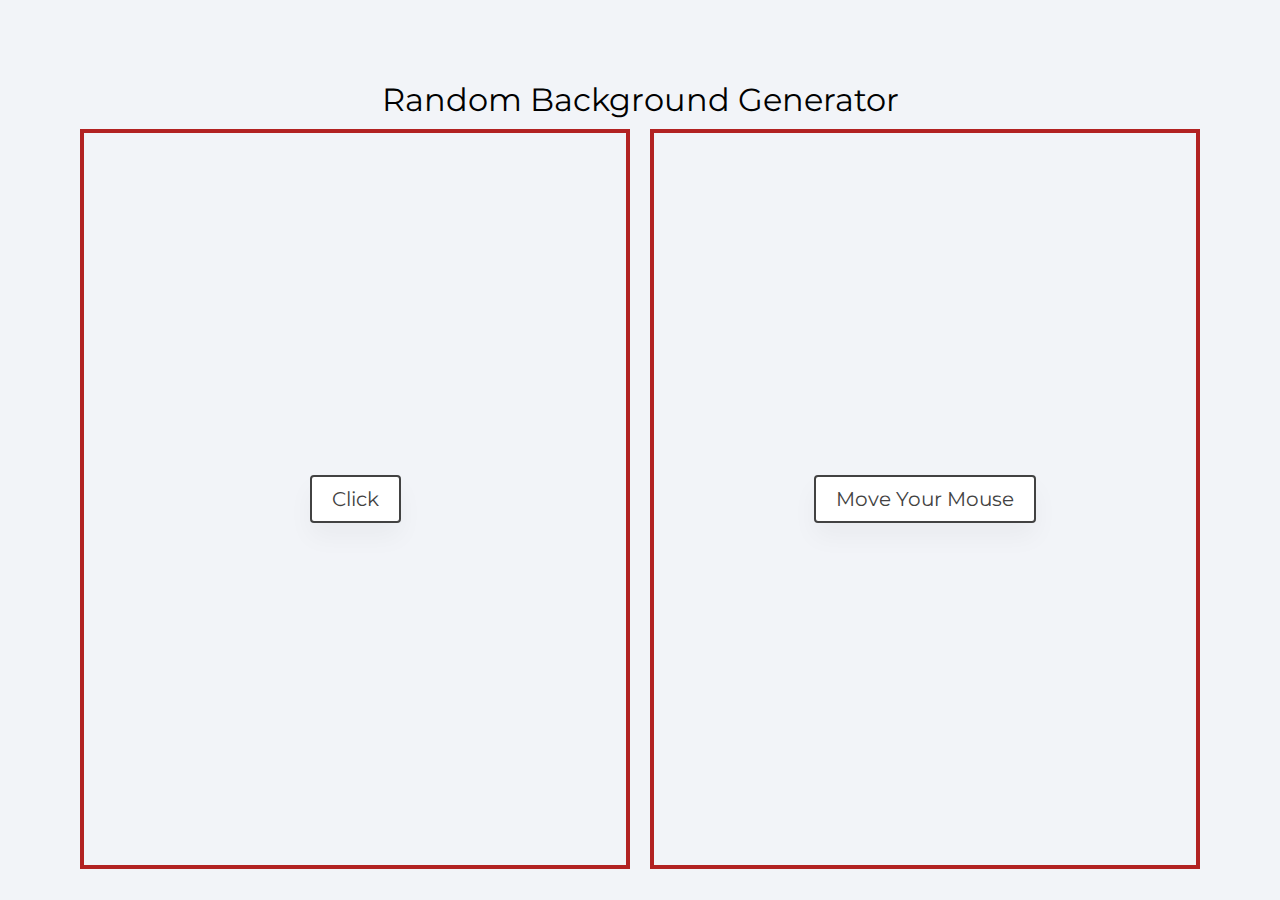
<file: block-BJaaek/code/index.html>
<!DOCTYPE html>
<html lang="en">
  <head>
    <meta charset="UTF-8" />
    <meta name="viewport" content="width=device-width, initial-scale=1.0" />
    <title>
      Random Background Generator
    </title>
    <link
      href="https://fonts.googleapis.com/css2?family=Montserrat:wght@200;400&display=swap"
      rel="stylesheet"
    />
    <link rel="stylesheet" href="style.css" />
  </head>
  <body>
    <div class="container">
      <h1>Random Background Generator</h1>
      <div class="boxes">
        <div class="box first">
          <div class="text">
            <p class="banner">
              Click
            </p>
          </div>
        </div>
        <div class="box second">
          <div class="text">
            <p class="banner">
              Move Your Mouse
            </p>
          </div>
        </div>
      </div>
    </div>
    <script src="./script.js"></script>
  </body>
</html>
</file>
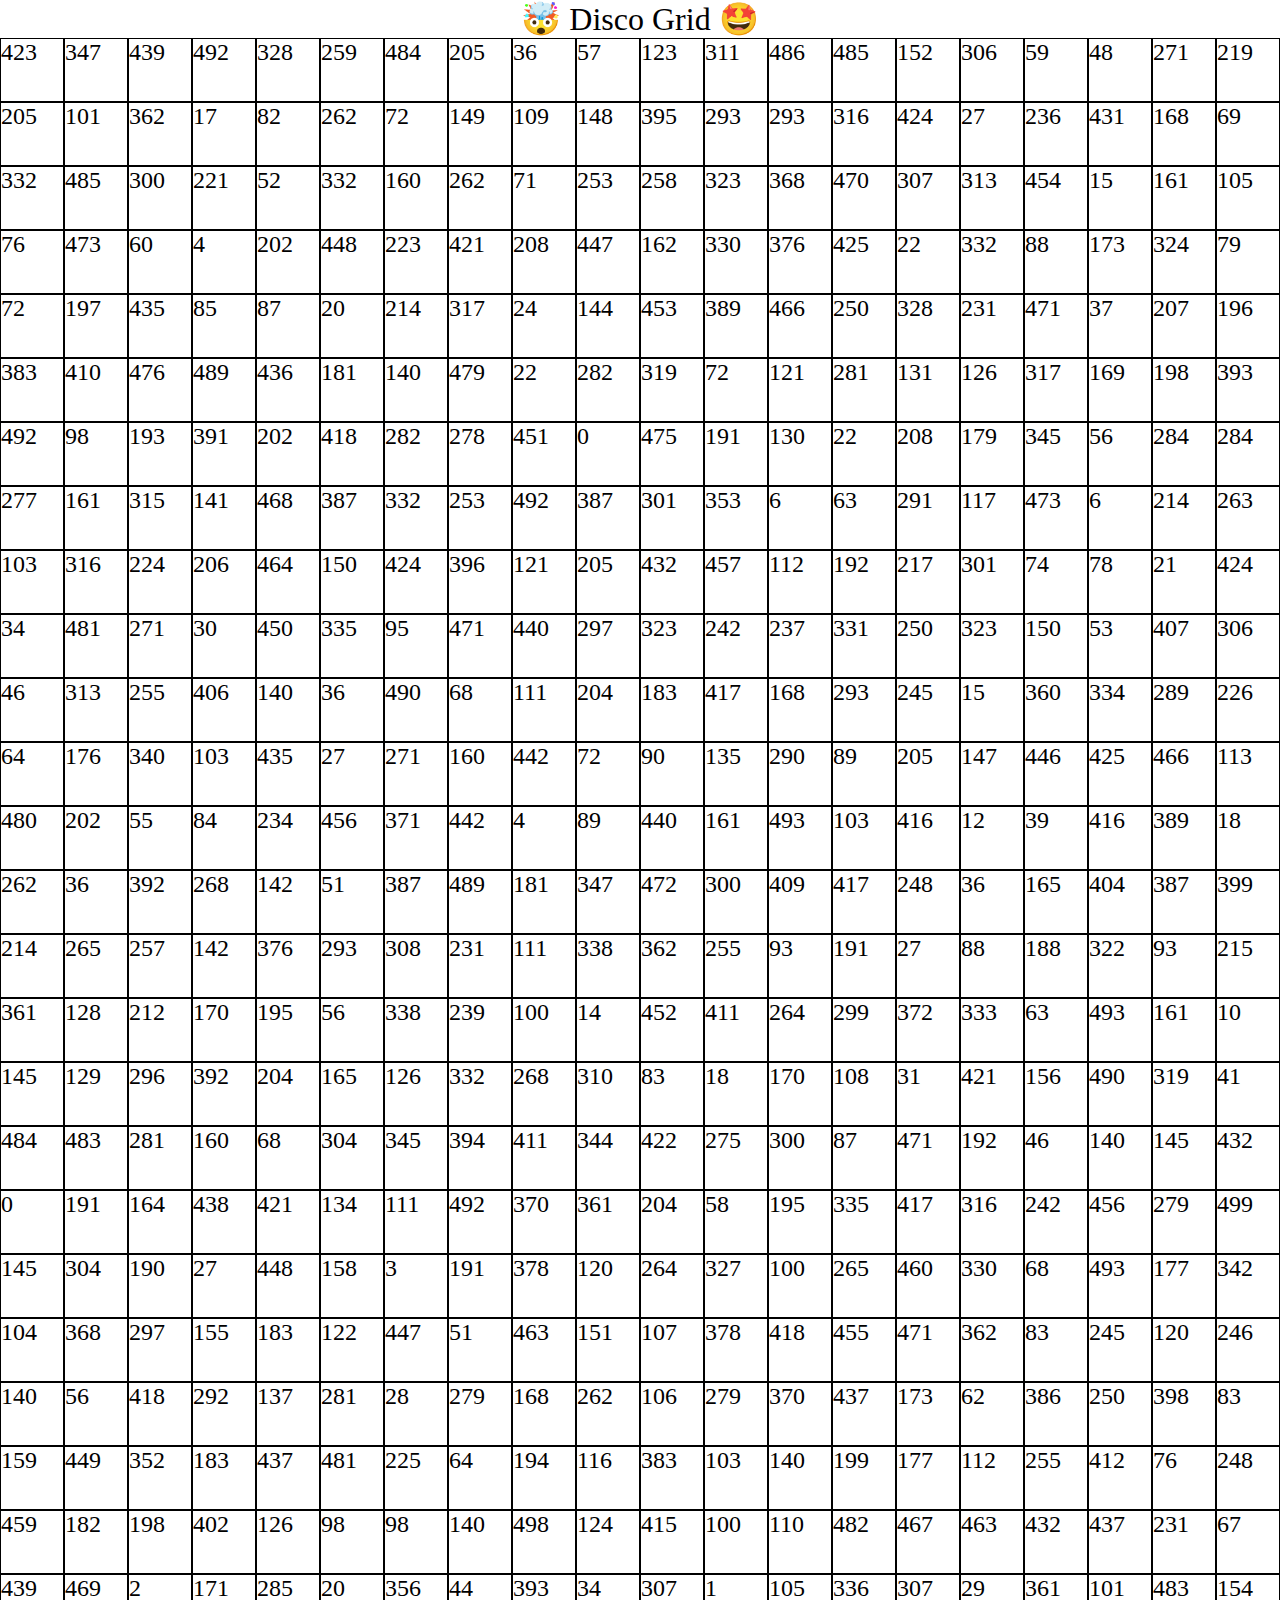
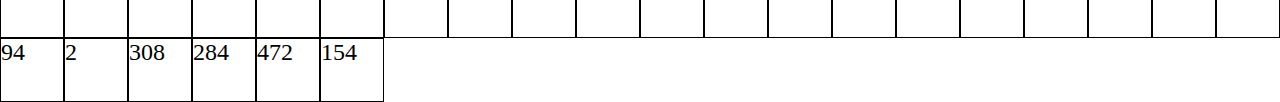
<file: block-BJaael/code/index.html>
<!DOCTYPE html>
<html lang="en">
  <head>
    <meta charset="UTF-8" />
    <meta name="viewport" content="width=device-width, initial-scale=1.0" />
    <title>🤯 Disco Grid 🤩</title>
    <link
      href="https://fonts.googleapis.com/css2?family=Montserrat:wght@200;400&display=swap"
      rel="stylesheet"
    />
    <link rel="stylesheet" href="style.css" />
  </head>
  <body>
    <h1 class="heading">🤯 Disco Grid 🤩</h1>

    <script src="./script.js"></script>
  </body>
</html>
</file>
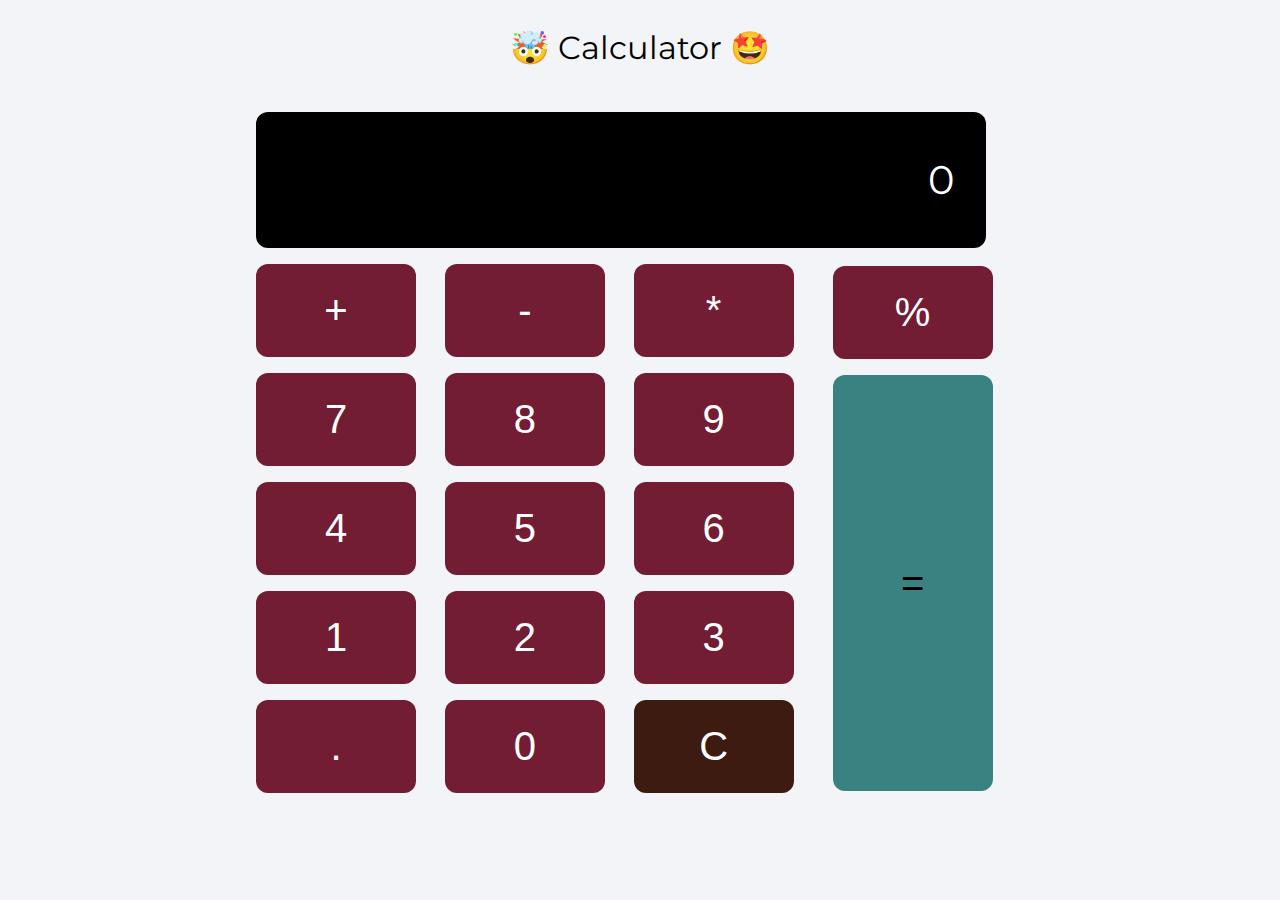
<file: block-BJaaeo/code/index.html>
<!DOCTYPE html>
<html lang="en">
  <head>
    <meta charset="UTF-8" />
    <meta name="viewport" content="width=device-width, initial-scale=1.0" />
    <title>Calculator</title>
    <link
      href="https://fonts.googleapis.com/css2?family=Montserrat:wght@200;400&display=swap"
      rel="stylesheet"
    />
    <link rel="stylesheet" href="style.css" />
  </head>
  <body>
    <h1>🤯 Calculator 🤩</h1>

    <div class="outer-box flex">

      <div class="input">
        <h2>0</h2>
      </div>

      <div class="left-box">
        <ul class="flex">
          <li>
            <button class="btn">+</button>
          </li>
          <li>
            <button class="btn">-</button>
          </li>
          <li>
            <button class="btn">*</button>
          </li>
          <li>
            <button class="btn">7</button>
          </li>
          <li>
            <button class="btn">8</button>
          </li>
          <li>
            <button class="btn">9</button>
          </li>
          <li>
            <button class="btn">4</button>
          </li>
          <li>
            <button class="btn">5</button>
          </li>
          <li>
            <button class="btn">6</button>
          </li>
          <li>
            <button class="btn">1</button>
          </li>
          <li>
            <button class="btn">2</button>
          </li>
          <li>
            <button class="btn">3</button>
          </li>
          <li>
            <button class="btn">.</button>
          </li>
          <li>
            <button class="btn">0</button>
          </li>
          <li>
            <button class="btn clear-btn">C</button>
          </li>
        </ul>
      </div>

      <div class="right-box">
        <ul>
          <li>
            <button class="btn">%</button>
          </li>
          <li>
            <button class="btn btn-equal">=</button>
          </li>
        </ul>
      </div>

    </div>
    
    <script src="./script.js"></script>
  </body>
</html>
</file>
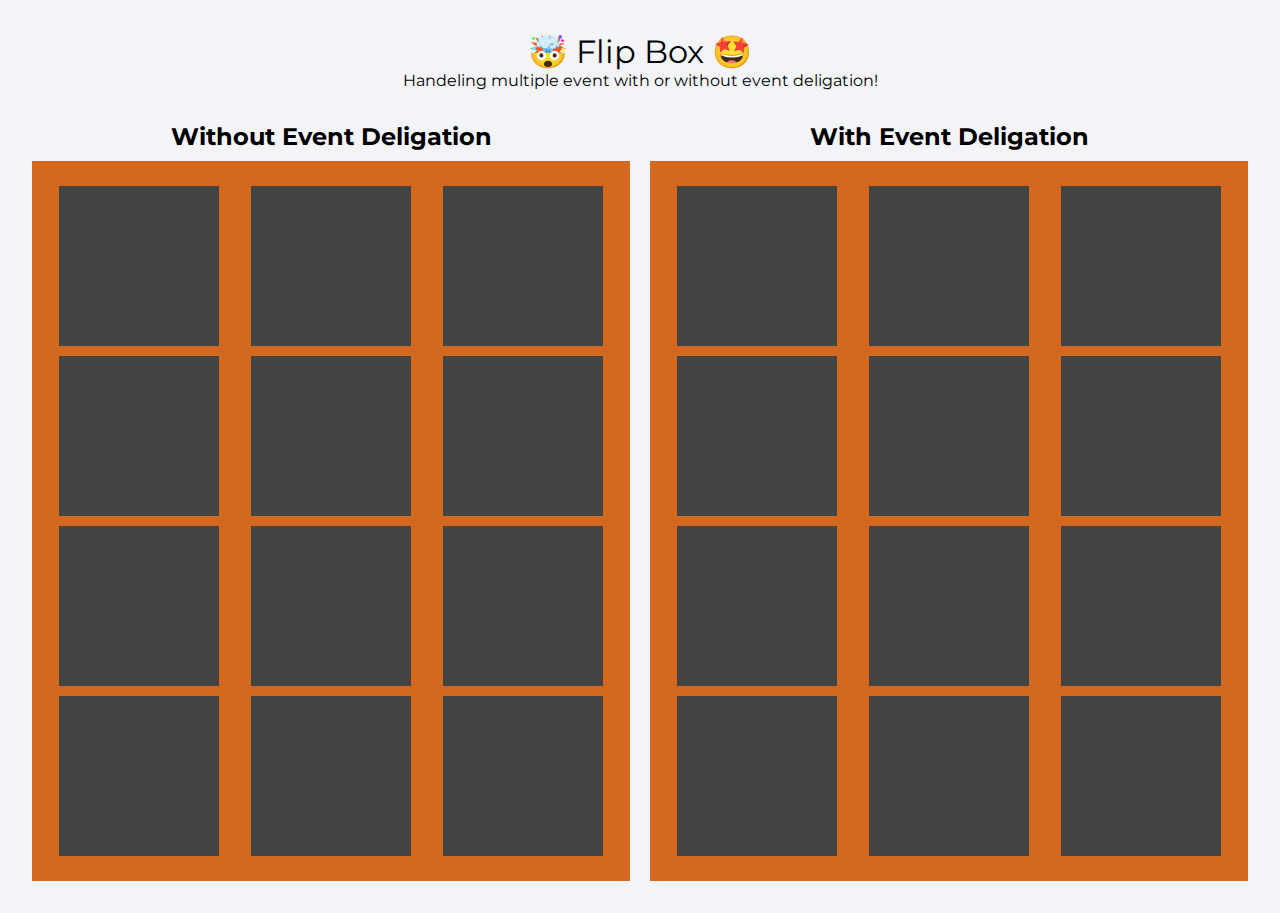
<file: block-BJaaep/code/index.html>
<!DOCTYPE html>
<html lang="en">
  <head>
    <meta charset="UTF-8" />
    <meta name="viewport" content="width=device-width, initial-scale=1.0" />
    <title>Flip Box</title>
    <link
      href="https://fonts.googleapis.com/css2?family=Montserrat:wght@200;400&display=swap"
      rel="stylesheet"
    />
    <link rel="stylesheet" href="style.css" />
  </head>
  <body>
    <h1 class="heading">🤯 Flip Box 🤩</h1>
    <p>Handeling multiple event with or without event deligation!</p>
    <div class="container">
      <div class="wrapper">
        <h2>Without Event Deligation</h2>
        <ul class="boxes">
          <li class="box"></li>
          <li class="box"></li>
          <li class="box"></li>
          <li class="box"></li>
          <li class="box"></li>
          <li class="box"></li>
          <li class="box"></li>
          <li class="box"></li>
          <li class="box"></li>
          <li class="box"></li>
          <li class="box"></li>
          <li class="box"></li>
        </ul>
        </ul>
      </div>
      <div class="wrapper">
        <h2>With Event Deligation</h2>
        <ul class="boxes second">
          <li class="box" data-text="1" ></li>
          <li class="box" data-text="2"></li>
          <li class="box" data-text="3" ></li>
          <li class="box" data-text="4" ></li>
          <li class="box" data-text="5" ></li>
          <li class="box" data-text="6" ></li>
          <li class="box" data-text="7" ></li>
          <li class="box" data-text="8" ></li>
          <li class="box" data-text="9" ></li>
          <li class="box" data-text="10" ></li>
          <li class="box" data-text="11" ></li>
          <li class="box" data-text="12"></li>
        </ul>
      </div>
    </div>
    <script src="./script.js"></script>
  </body>
</html>
</file>
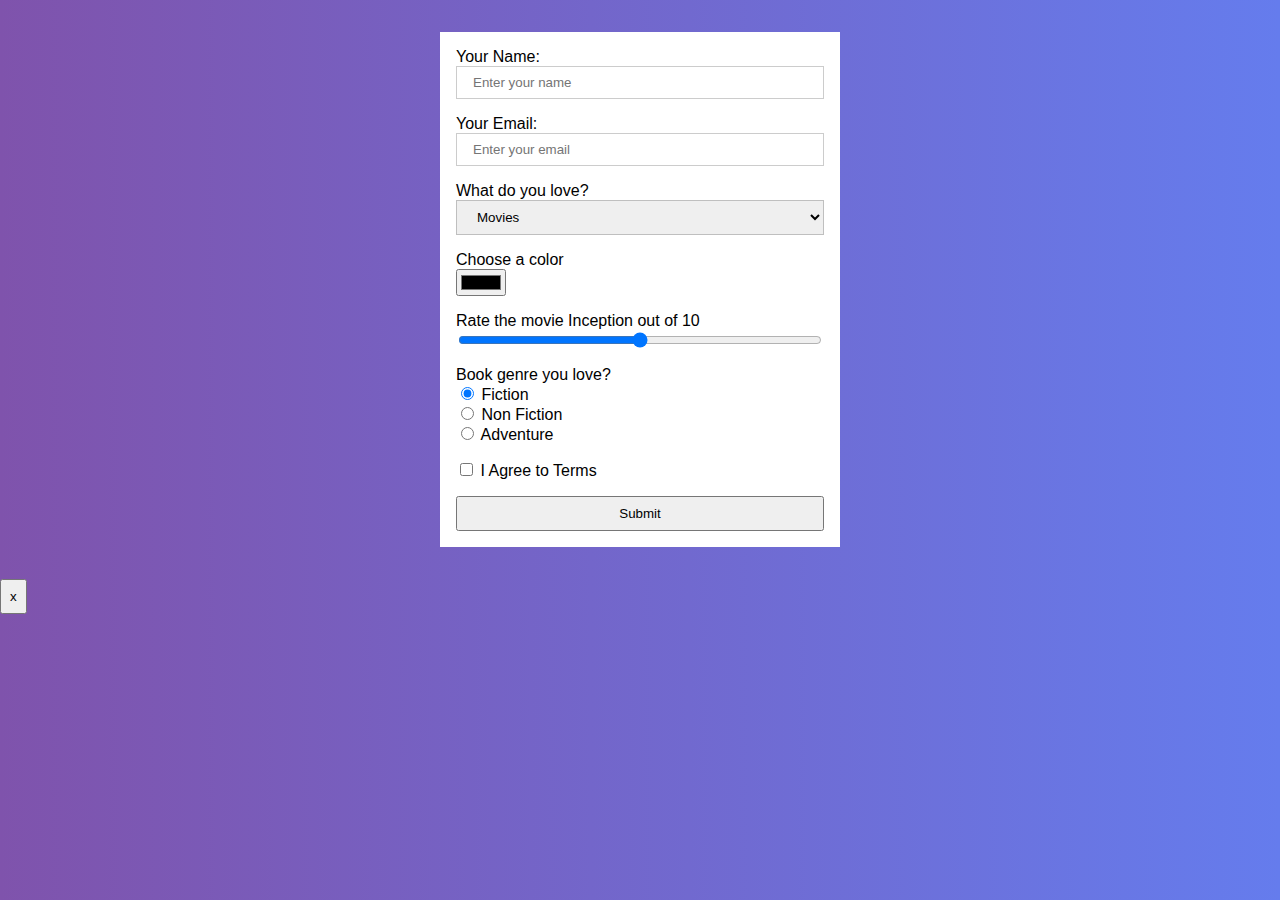
<file: block-BJaaer/code/index.html>
<!DOCTYPE html>
<html lang="en">
  <head>
    <meta charset="UTF-8" />
    <meta name="viewport" content="width=device-width, initial-scale=1.0" />
    <link rel="stylesheet" href="style.css" />
    <title>Handeling Forms 👇</title>
  </head>
  <body>
    <div>
      <form class="container">
        <div class="form-control">
          <label for="name">Your Name:</label>
          <input
            id="name"
            type="text"
            name="text"
            placeholder="Enter your name"
          />
        </div>
        <div class="form-control">
          <label for="email">Your Email:</label>
          <input
            id="email"
            type="text"
            name="emailtext"
            placeholder="Enter your email"
          />
        </div>
        <div class="form-control">
          <label for="movies">What do you love?</label>
          <select id="gender" name="gender">
            <option value="movies">Movies</option>
            <option value="series">Series</option>
            <option value="others">Others</option>
          </select>
        </div>

        <div class="form-control">
          <label for="color">Choose a color</label>
          <input
            id="color"
            type="color"
            name="color"
            placeholder="Enter your email"
          />
        </div>
        <div class="form-control">
          <label for="range"> Rate the movie Inception out of 10 </label>
          <input
            id="range"
            type="range"
            max="10"
            step="1"
            name="range"
            placeholder="Enter your email"
          />
        </div>
        <div class="form-control">
          <label>Book genre you love?</label>

          <div>
            <input
              type="radio"
              id="fiction"
              name="drone"
              value="fiction"
              checked
            />
            <label for="fiction">Fiction</label>
          </div>

          <div>
            <input
              type="radio"
              id="non-fiction"
              name="drone"
              value="non-fiction"
            />
            <label for="non-fiction">Non Fiction</label>
          </div>

          <div>
            <input type="radio" id="adventure" name="drone" value="adventure" />
            <label for="adventure">Adventure</label>
          </div>
        </div>
        <div class="form-control terms">
          <input type="checkbox" id="terms" name="terms" />
          <label for="terms">I Agree to Terms</label>
        </div>
        <button type="submit">Submit</button>
      </form>
      <div class="modal_overlay">
        <button class="modal_close">x</button>
        <div class="modal_info">

        </div>
      </div>
    </div>
    
    <script src="./script.js"></script>
  </body>
</html>
</file>
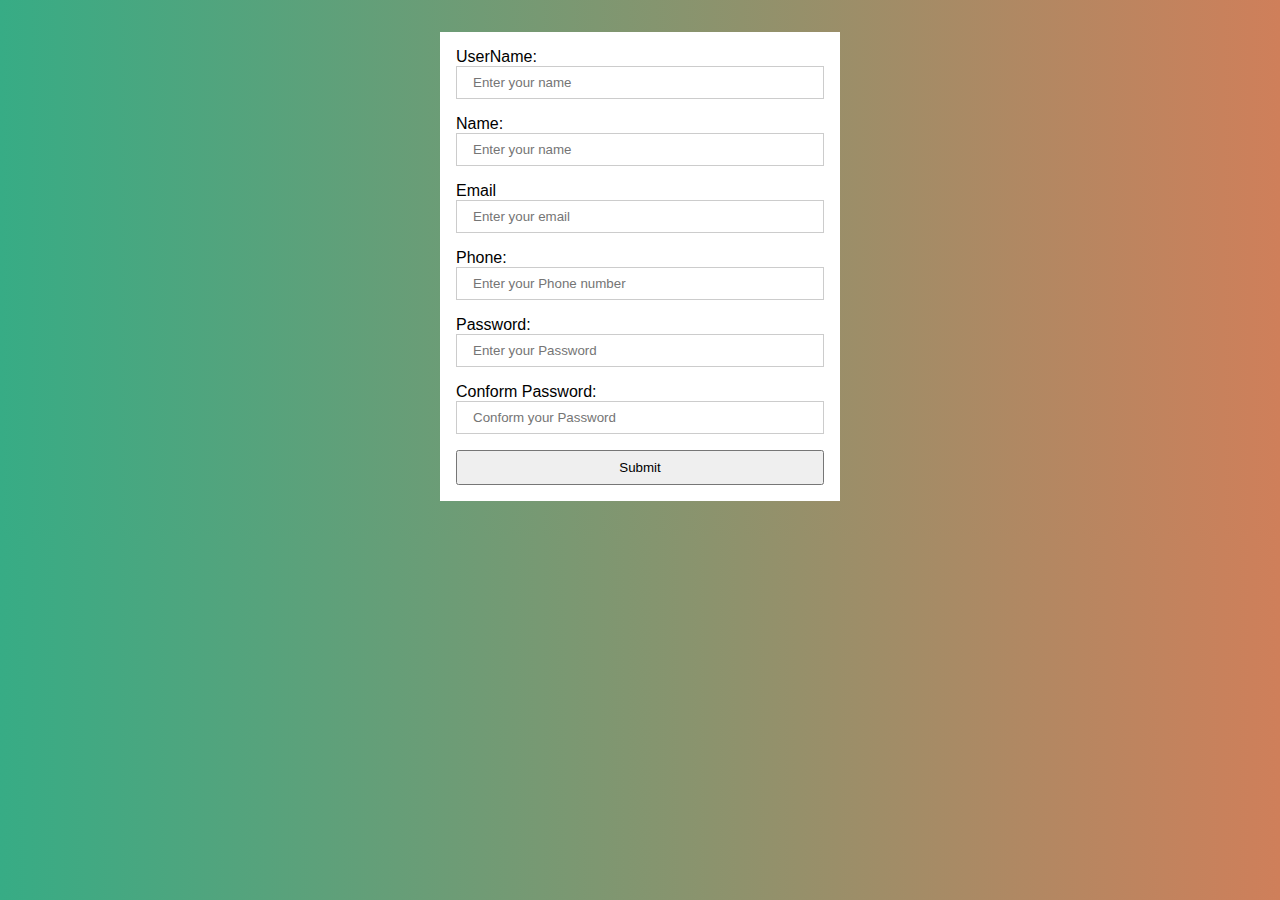
<file: block-BJaaes/code/index.html>
<!DOCTYPE html>
<html lang="en">
  <head>
    <meta charset="UTF-8" />
    <meta name="viewport" content="width=device-width, initial-scale=1.0" />
    <link rel="stylesheet" href="style.css" />
    <title>Form Validation 👇</title>
  </head>
  <body>
    <main>
      <form class="container">
        <div class="form-control">
          <label for="name">UserName:</label>
          <input
            id="username"
            type="text"
            name="Username"
            placeholder="Enter your name"
          />
          <small></small>
        </div>
        <form class="container">
          <div class="form-control">
            <label for="name">Name:</label>
            <input
              id="name"
              type="text"
              name="name"
              placeholder="Enter your name"
            />
            <small></small>
          </div>
          <div class="form-control">
            <label for="email">Email</label>
            <input type="text" id="email" name="email" placeholder="Enter your email"/>
            <small></small>

          </div>
          <form class="container">
            <div class="form-control">
              <label for="Phone">Phone:</label>
              <input
                id="Phone"
                type="tel"
                name="number"
                placeholder="Enter your Phone number"
              />
              <small></small>
            </div>
  
            <form class="container">
              <div class="form-control">
                <label for="Password">Password:</label>
                <input
                  id="Password"
                  type="password"
                  name="Password"
                  placeholder="Enter your Password"
                />
                <small></small>
              </div>

              <form class="container">
                <div class="form-control">
                  <label for="Phone">Conform Password:</label>
                  <input
                    id="Conform"
                    type="password"
                    name="Conform"
                    placeholder="Conform your Password"
                  />
                  <small></small>
                </div>
    <button type="submit">Submit</button>
      </form>
    </main>
   
    <script src="./script.js"></script>
  </body>
</html>
</file>
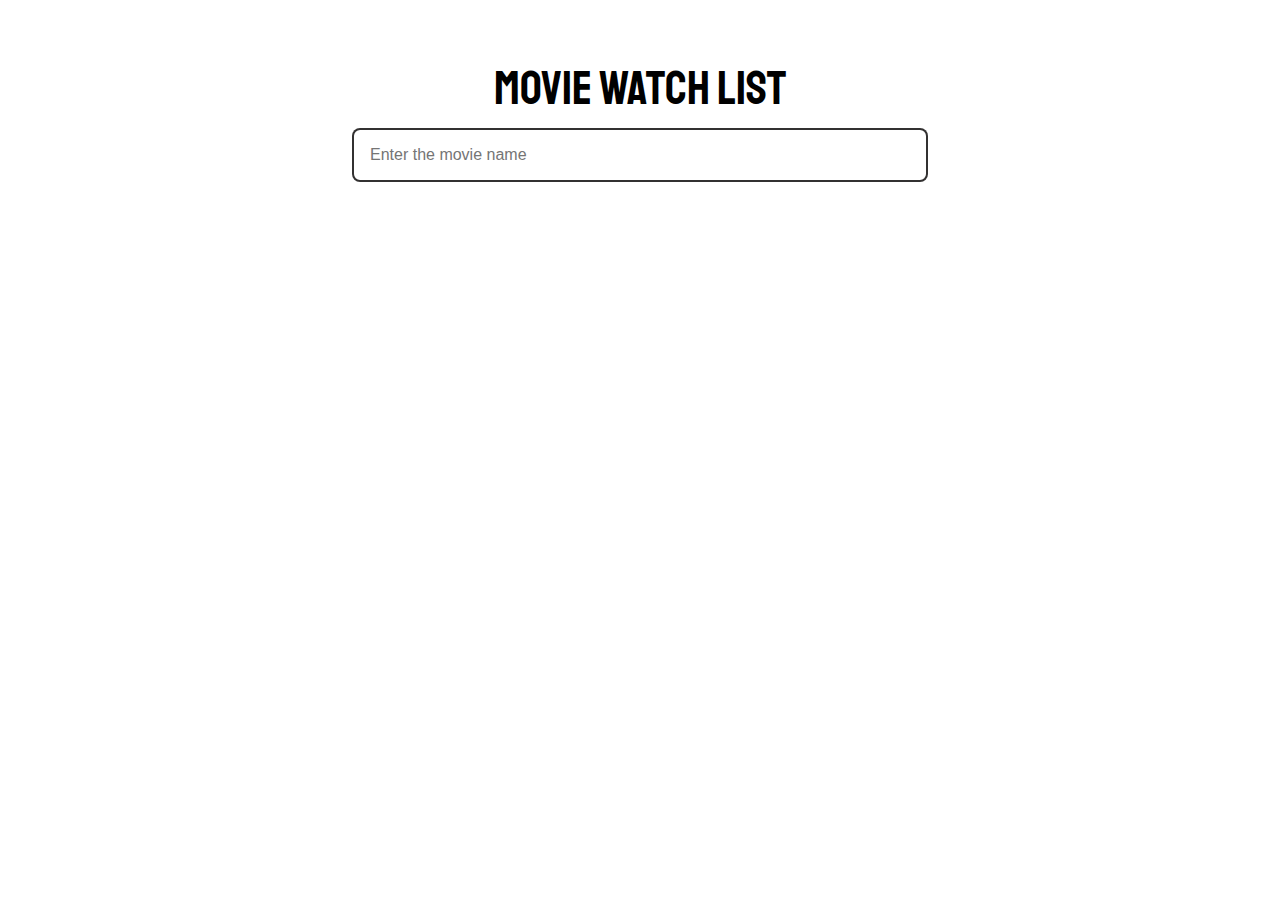
<file: block-BJaaet/code/index.html>
<!DOCTYPE html>
<html lang="en">
  <head>
    <meta charset="UTF-8" />
    <meta name="viewport" content="width=device-width, initial-scale=1.0" />
    <title>Movie Watch List</title>
    <link
      href="https://fonts.googleapis.com/css2?family=Staatliches&display=swap"
      rel="stylesheet"
    />
    <link rel="stylesheet" href="./style.css" />
  </head>
  <body>
    <main class="container">
      <form class="">
        <h1>Movie Watch List</h1>
        <input
          type="text"
          id="movieList"
          name="movie"
          placeholder="Enter the movie name"
        />
      </form>
      <div class="display"></div>
    </main>
    <script src="./script.js"></script>
  </body>
</html>
</file>
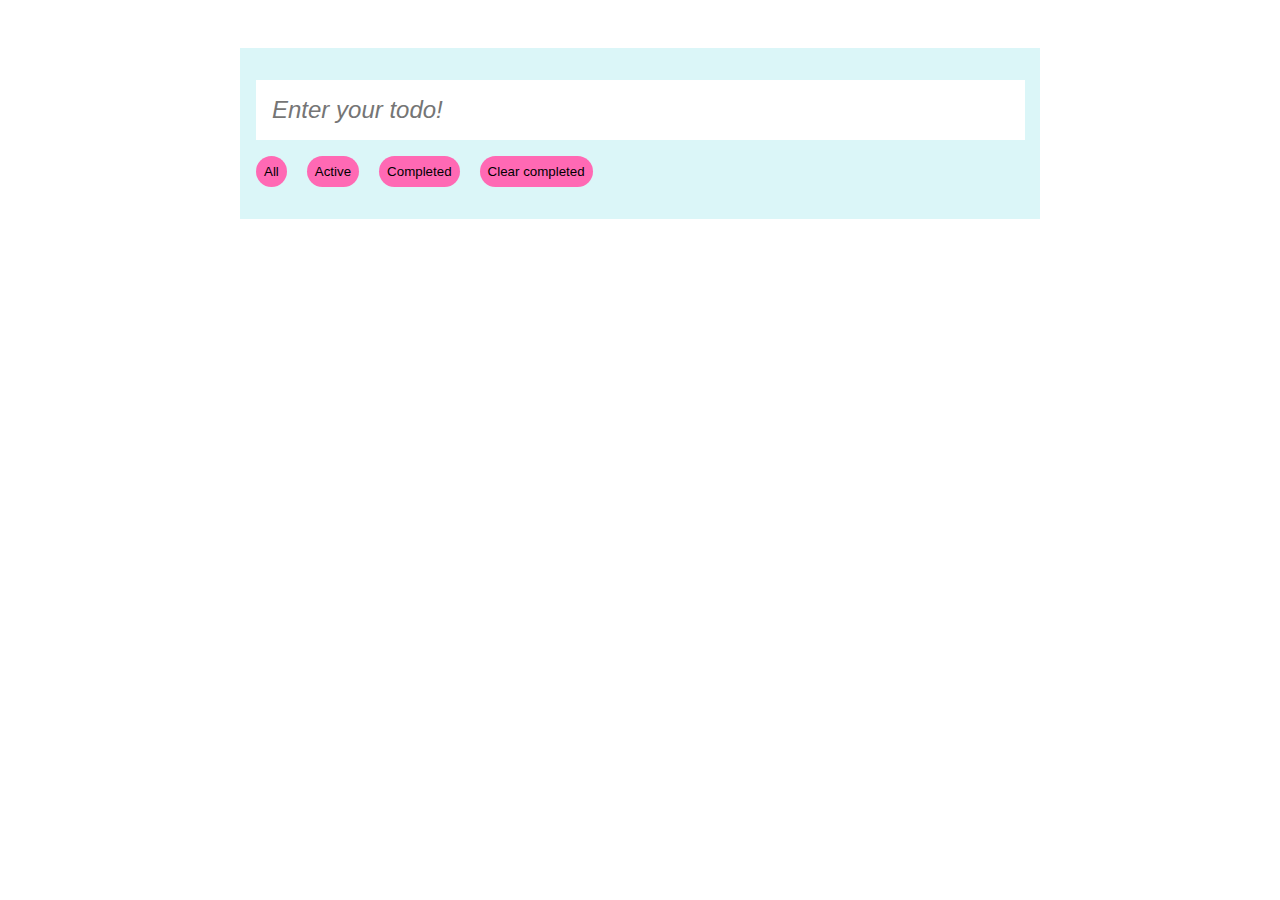
<file: block-BJaaev/code/index.html>
<!DOCTYPE html>
<html lang="en">
  <head>
    <meta charset="UTF-8" />
    <meta name="viewport" content="width=device-width, initial-scale=1.0" />
    <title>TODO Application</title>
    <link rel="stylesheet" href="style.css" />
  </head>
  <body>
    <div class="container">
      <input
        id = "text"
        type="text"
        name = "todo"
        placeholder="Enter your todo!"
      >
      <ul></ul>
      <div>
        <button class="all">All</button>
        <button class="active">Active</button>
        <button class="completed">Completed</button>
        <button class="clear">Clear completed</button>
      </div>
    </div>
    <script src="./script.js"></script>
  </body>
</html>
</file>
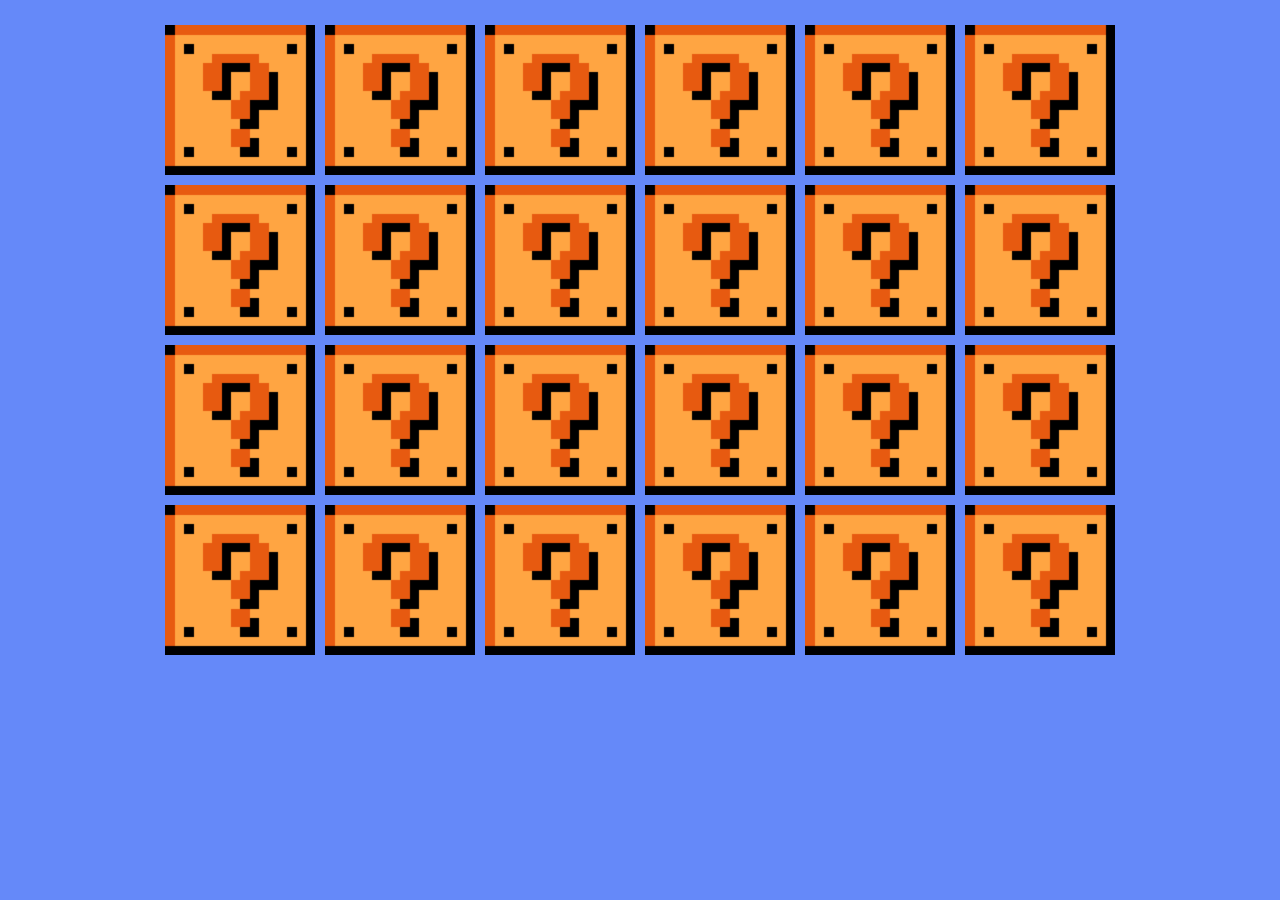
<file: block-BJaaex/code/index.html>
<!DOCTYPE html>
<html lang="en">
  <head>
    <meta charset="UTF-8" />
    <meta name="viewport" content="width=device-width, initial-scale=1.0" />
    <title>Menory Game</title>
    <link rel="stylesheet" href="./style.css">
  </head>
  <body>
    <div id="game"></div>
    <script src="./script.js"></script>
  </body>
</html>
</file>
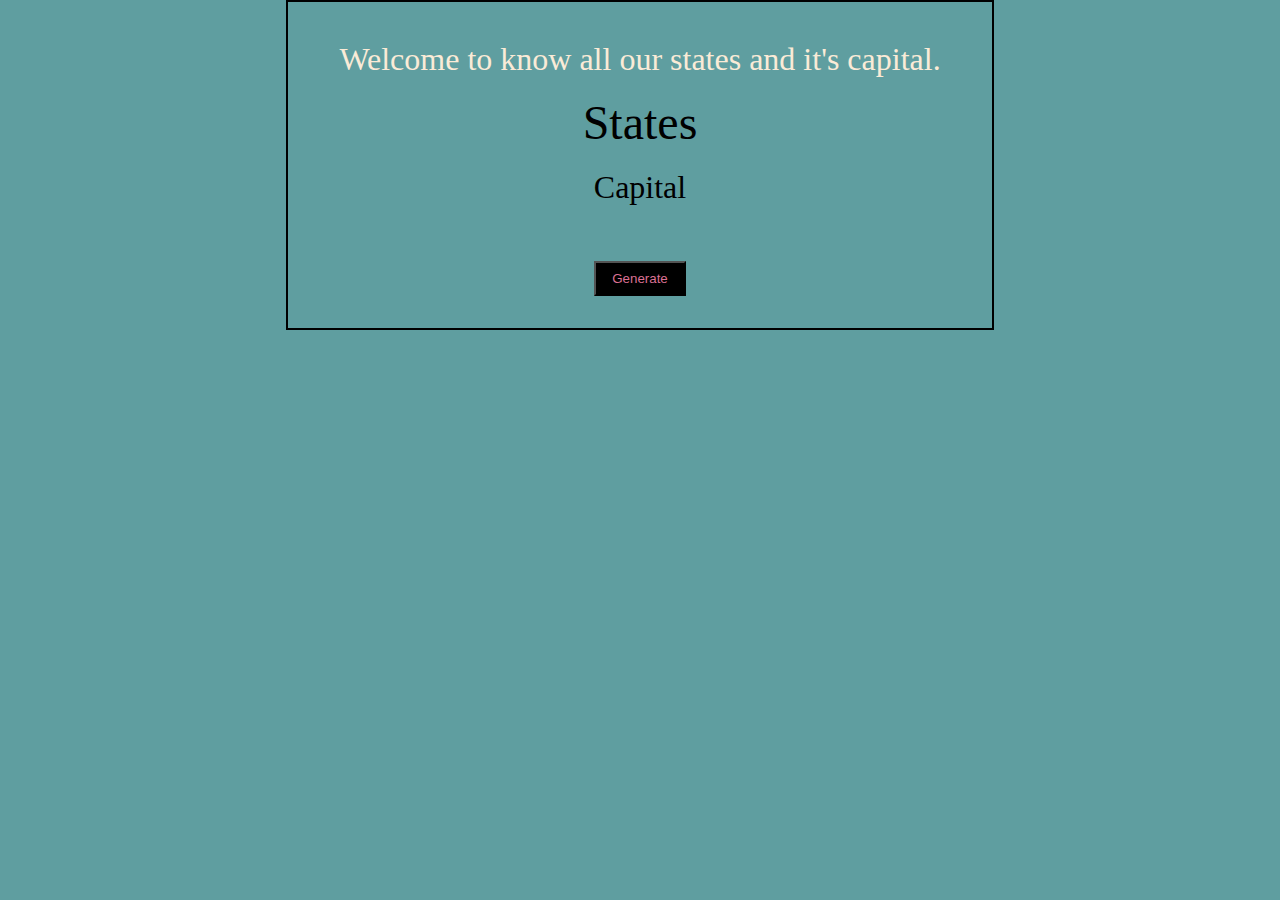
<file: block-BJaafa/code/index.html>
<!DOCTYPE html>
<html lang="en">
  <head>
    <meta charset="UTF-8" />
    <meta name="viewport" content="width=device-width, initial-scale=1.0" />
    <title>Chrome Extension</title>
    <link rel="stylesheet" href="style.css" />
  </head>
  <body>
    <main>
      <div class="container">
        <h1>
          Welcome to know all our states and it's capital.
        </h1>
        <h2>
          States
        </h2>
        <h3>
          Capital
        </h3>
        <button>Generate</button>
      </div>
    </main>
    <script src="./script.js"></script>
  </body>
</html>
</file>
<file: block-BJaaek/code/style.css>
html {
  box-sizing: border-box;
  font-size: 16px;
}

*,
*:before,
*:after {
  box-sizing: inherit;
}

body,
h1,
h2,
h3,
h4,
h5,
h6,
p,
ol,
ul {
  margin: 0;
  padding: 0;
  font-weight: normal;
}

ol,
ul {
  list-style: none;
}

img {
  max-width: 100%;
  height: auto;
}

body {
  background: #f2f4f8;
  height: 100%;
  font-family: "Montserrat", sans-serif;
  width: 100vw;
  height: 100vh;
}

.container {
  text-align: center;
  height: 100%;
  max-width: 1280px;
  padding: 5rem;
  margin: 0 auto;
}
h1 {
  padding-bottom: 10px;
}

.banner {
  display: inline-block;
  color: #424242;
  font-size: 20px;
  text-decoration: none;
  text-align: center;
  margin: 20px auto;
  padding: 10px 20px;
  background: white;
  border-radius: 4px;
  min-width: 24px;
  font-size: 20px;
  box-shadow: 0 14px 26px rgba(0, 0, 0, 0.04);
  border: 2px solid;
}

.boxes {
  display: flex;
  justify-content: center;
  align-items: center;
  width: 100%;
  height: 100%;
}
.box {
  border: 4px solid firebrick;
  height: 100%;
  width: 50%;
}
.text {
  height: 100%;
  display: flex;
  justify-content: center;
  align-items: center;
}

.first {
  margin-right: 20px;
}
</file>
<file: block-BJaael/code/style.css>
html {
  box-sizing: border-box;
  font-size: 16px;
}

*,
*:before,
*:after {
  box-sizing: inherit;
}

body,
h1,
h2,
h3,
h4,
h5,
h6,
p,
ol,
ul {
  margin: 0;
  padding: 0;
  font-weight: normal;
}

ol,
ul {
  list-style: none;
}

img {
  max-width: 100%;
  height: auto;
}

h1 {
  text-align: center;
}
</file>
<file: block-BJaaep/code/style.css>
html {
  box-sizing: border-box;
  font-size: 16px;
}

*,
*:before,
*:after {
  box-sizing: inherit;
}

body,
h1,
h2,
h3,
h4,
h5,
h6,
p,
ol,
ul {
  margin: 0;
  padding: 0;
  font-weight: normal;
}

ol,
ul {
  list-style: none;
}

img {
  max-width: 100%;
  height: auto;
}

body {
  background: #f2f4f8;
  font-family: 'Montserrat', sans-serif;
  text-align: center;
}

.container {
  text-align: center;
  max-width: 1280px;
  padding: 2rem;
  margin: 0 auto;
  display: flex;
}

.banner {
  display: inline-block;
  color: #424242;
  font-size: 20px;
  text-decoration: none;
  text-align: center;
  margin: 20px auto;
  padding: 10px 20px;
  background: white;
  border-radius: 4px;
  min-width: 24px;
  font-size: 20px;
  box-shadow: 0 14px 26px rgba(0, 0, 0, 0.04);
  border: 2px solid;
}
.wrapper {
  max-width: 50%;
  margin: 0 auto;
}

.boxes {
  display: flex;
  flex-wrap: wrap;
  justify-content: space-evenly;
  background-color: chocolate;
  color: #444;
  padding: 20px 0;
}

.wrapper:first-child {
  margin-right: 20px;
}

.box {
  margin: 5px;
  background-color: #444;
  background-size: contain;
  background-repeat: no-repeat;
  background-position: center center;
  height: 160px;
  width: 160px;
  display: flex;
  justify-content: center;
  align-items: center;
  font-size: 4rem;
  font-weight: bold;
  color: white;
  cursor: pointer;
}
.text {
  height: 100%;
  display: flex;
  justify-content: center;
  align-items: center;
}

.first {
  margin-right: 20px;
}

h2 {
  font-weight: bolder;
  padding-bottom: 10px;
}

.heading {
  text-align: center;
  margin-top: 2rem;
}
</file>
<file: block-BJaaet/code/style.css>
html, body, div, span, applet, object, iframe,
h1, h2, h3, h4, h5, h6, p, blockquote, pre,
a, abbr, acronym, address, big, cite, code,
del, dfn, em, img, ins, kbd, q, s, samp,
small, strike, strong, sub, sup, tt, var,
b, u, i, center,
dl, dt, dd, ol, ul, li,
fieldset, form, label, legend,
table, caption, tbody, tfoot, thead, tr, th, td,
article, aside, canvas, details, embed, 
figure, figcaption, footer, header, hgroup, 
menu, nav, output, ruby, section, summary,
time, mark, audio, video {
    margin: 0;
    padding: 0;
    border: 0;
    font-size: 100%;
    font: inherit;
    vertical-align: baseline;
}
/* HTML5 display-role reset for older browsers */
article, aside, details, figcaption, figure, 
footer, header, hgroup, menu, nav, section {
    display: block;
}
body {
    line-height: 1;
}
ol, ul {
    list-style: none;
}
blockquote, q {
    quotes: none;
}
blockquote:before, blockquote:after,
q:before, q:after {
    content: '';
    content: none;
}
table {
    border-collapse: collapse;
    border-spacing: 0;
}
/* custum css*/
*,*::after,*::before{
    box-sizing: border-box;
}
body{
    font-size: 16px;
    font-family: 'Staatliches', cursive;
}

.container{
    width: 45%;
    margin: 0 auto;
    margin-top: 2rem;
    /* background-color: tomato; */
}
h1{
    font-weight: 400;
    text-align: center;
    font-size: 3rem;
    padding-top: 2rem;
}
input[type='text'] {
    padding: 1rem 1rem;
    border: none;
    border: 2px solid rgba(29, 27, 27, 0.9);
    width: 100%;
    font-size: 1rem;
    border-radius: .5rem;
    color:black;
    background-color: white;
    margin-top: 1rem;
    /* margin-bottom: 1rem; */
  }
  .insideDisplay{
      display: flex;
      margin-top: 2rem;
  }

  .checkbox:checked ~ .movieName{
      text-decoration: line-through;
  }
</file>
<file: block-BJaaex/code/style.css>
html, body, div, span, applet, object, iframe,
h1, h2, h3, h4, h5, h6, p, blockquote, pre,
a, abbr, acronym, address, big, cite, code,
del, dfn, em, img, ins, kbd, q, s, samp,
small, strike, strong, sub, sup, tt, var,
b, u, i, center,
dl, dt, dd, ol, ul, li,
fieldset, form, label, legend,
table, caption, tbody, tfoot, thead, tr, th, td,
article, aside, canvas, details, embed, 
figure, figcaption, footer, header, hgroup, 
menu, nav, output, ruby, section, summary,
time, mark, audio, video {
    margin: 0;
    padding: 0;
    border: 0;
    font-size: 100%;
    font: inherit;
    vertical-align: baseline;
}
/* HTML5 display-role reset for older browsers */
article, aside, details, figcaption, figure, 
footer, header, hgroup, menu, nav, section {
    display: block;
}
body {
    line-height: 1;
}
ol, ul {
    list-style: none;
}
blockquote, q {
    quotes: none;
}
blockquote:before, blockquote:after,
q:before, q:after {
    content: '';
    content: none;
}
table {
    border-collapse: collapse;
    border-spacing: 0;
}
/* custum css */

*,
*::before,
*::after {
  box-sizing: border-box;
}

body {
  margin: 20px 0;
  background: #6589F9;
}

.grid {
  max-width: 960px;
  margin: 0 auto;
  display: flex;
  flex-wrap: wrap;
  justify-content: space-evenly;
}

.card {
  position: relative;
  transition: all .4s linear;
  transform-style: preserve-3d;
  margin: 5px;
}

.card,
.back,
.front {
  height: 150px;
  width: 150px;
}

.back,
.front {
  position: absolute;
  backface-visibility: hidden;
}

.front {
  z-index: 2;
  background: #FAB942 url('./png/question.gif') no-repeat center center / contain;
}

.back {
  transform: rotateY(180deg);
  background-color: #6589F9;
  background-size: contain;
  background-repeat: no-repeat;
  background-position: center center;
}

.selected {
  transform: rotateY(180deg);
}

.match .front {
  background: #6589F9 !important;
}
</file>
<file: block-BJaaeo/code/style.css>
/* http://meyerweb.com/eric/tools/css/reset/ 
   v2.0 | 20110126
   License: none (public domain)
*/

html, body, div, span, applet, object, iframe,
h1, h2, h3, h4, h5, h6, p, blockquote, pre,
a, abbr, acronym, address, big, cite, code,
del, dfn, em, img, ins, kbd, q, s, samp,
small, strike, strong, sub, sup, tt, var,
b, u, i, center,
dl, dt, dd, ol, ul, li,
fieldset, form, label, legend,
table, caption, tbody, tfoot, thead, tr, th, td,
article, aside, canvas, details, embed, 
figure, figcaption, footer, header, hgroup, 
menu, nav, output, ruby, section, summary,
time, mark, audio, video {
    margin: 0;
    padding: 0;
    border: 0;
    font-size: 100%;
    font: inherit;
    vertical-align: baseline;
}
/* HTML5 display-role reset for older browsers */
article, aside, details, figcaption, figure, 
footer, header, hgroup, menu, nav, section {
    display: block;
}
body {
    line-height: 1;
}
ol, ul {
    list-style: none;
}
blockquote, q {
    quotes: none;
}
blockquote:before, blockquote:after,
q:before, q:after {
    content: '';
    content: none;
}
table {
    border-collapse: collapse;
    border-spacing: 0;
}

/* Custom Styling */

body {
    background: #f2f4f8;
    font-family: 'Montserrat', sans-serif;
    text-align: center;
    font-size: 1.6rem;
}

h1{
    margin-top: 2rem;
    font-size: 2rem;
}

.outer-box {
    width: 60%;
    margin: 0 auto;
    padding: 3rem 3rem;
    margin-top: 0rem;
}

.input {
    width: 95%;
    text-align: right;
    background-color: black;
    color: white;
    font-size: 2.5rem;
    padding: 3rem 0rem;
    border-radius: 12px;
}
h2{
    padding-right: 2rem;
}

.btn {
    width: 10rem;
    padding: 1.5rem 1rem;
    margin-top: 1rem;
    background-color: #721D33;
    border: none;
    color: white;
    font-size: 2.5rem;
    border-radius: 12px;
}

.clear-btn {
    width: 10rem;
    padding: 1.5rem 1rem;
    margin-top: 1rem;
    background-color: #3D1B10;
    border: none;
    color: white;
    font-size: 2.5rem;
    border-radius: 12px;
}

.btn-equal{
    width: 10rem;
    height: 26rem;
    padding: 2rem 1rem;
    margin-top: 1rem;
    background-color: #3A8181;
    border: none;
    color: black;
    font-size: 2.5rem;
    border-radius: 12px;
}

.flex {
    display: flex;
    justify-content: space-between;
    align-items: center;
    flex-wrap: wrap;
}

.left-box {
    width: 70%;
}

.right-box {
    width: 29%;
    
}
</file>
<file: block-BJaaer/code/style.css>
/* CSS Reset */

html {
  box-sizing: border-box;
  font-size: 16px;
}

*,
*:before,
*:after {
  box-sizing: inherit;
}

body,
h1,
h2,
h3,
h4,
h5,
h6,
p,
ol,
ul {
  margin: 0;
  padding: 0;
  font-weight: normal;
}

ol,
ul {
  list-style: none;
}

img {
  max-width: 100%;
  height: auto;
}

/* Main CSS */

body {
  font-family: -apple-system, BlinkMacSystemFont, 'Segoe UI', Roboto, Oxygen,
    Ubuntu, Cantarell, 'Open Sans', 'Helvetica Neue', sans-serif;
  background: linear-gradient(to right, #7f53ac 0, #657ced 100%);
}
* {
  box-sizing: border-box;
}

button {
  padding: 0.5rem;
}

body {
  margin-top: 2rem;
}

input[type='text'] {
  padding: 0.5rem 1rem;
  border: none;
  border: 1px solid rgba(0, 0, 0, 0.2);
}
select {
  padding: 0.5rem 1rem;
  border: none;
  border: 1px solid rgba(0, 0, 0, 0.2);
}

.container {
  max-width: 400px;
  margin: 2rem auto;
  background: white;
  padding: 1rem;
  display: flex;
  flex-direction: column;
  gap: 1rem;
}

p {
  padding-top: 1rem;
}

.form-control {
  width: 100%;
  display: flex;
  flex-direction: column;
}
input[type='text'] {
  width: 100%;
}
.terms {
  display: inline-block;
}

.open {
  width: 20rem;
  background-color: aliceblue;
  position: absolute;
  margin-left: 17rem;
}
</file>
<file: block-BJaaes/code/style.css>
/* CSS Reset */

html {
  box-sizing: border-box;
  font-size: 16px;
}

*,
*:before,
*:after {
  box-sizing: inherit;
}

body,
h1,
h2,
h3,
h4,
h5,
h6,
p,
ol,
ul {
  margin: 0;
  padding: 0;
  font-weight: normal;
}

ol,
ul {
  list-style: none;
}

img {
  max-width: 100%;
  height: auto;
}
/* custum css */

body {
  font-family: -apple-system, BlinkMacSystemFont, 'Segoe UI', Roboto, Oxygen,
    Ubuntu, Cantarell, 'Open Sans', 'Helvetica Neue', sans-serif;
  background: linear-gradient(to right, #37ac85 0, #cf7f5a 100%);
}
* {
  box-sizing: border-box;
}
button {
  padding: 0.5rem;
}

.container {
  max-width: 400px;
  margin: 2rem auto;
  background: white;
  padding: 1rem;
  display: flex;
  flex-direction: column;
  gap: 1rem;
}
input[type='text'] {
  padding: 0.5rem 1rem;
  border: none;
  border: 1px solid rgba(0, 0, 0, 0.2);
}
input[type='password'],input[type ='email'] {
  padding: 0.5rem 1rem;
  border: none;
  border: 1px solid rgba(0, 0, 0, 0.2);
}
input[type='tel'] {
  padding: 0.5rem 1rem;
  border: none;
  border: 1px solid rgba(0, 0, 0, 0.2);
}
.form-control {
  width: 100%;
  display: flex;
  flex-direction: column;
}
</file>
<file: block-BJaaev/code/style.css>
/* http://meyerweb.com/eric/tools/css/reset/ 
   v2.0 | 20110126
   License: none (public domain)
*/

html, body, div, span, applet, object, iframe,
h1, h2, h3, h4, h5, h6, p, blockquote, pre,
a, abbr, acronym, address, big, cite, code,
del, dfn, em, img, ins, kbd, q, s, samp,
small, strike, strong, sub, sup, tt, var,
b, u, i, center,
dl, dt, dd, ol, ul, li,
fieldset, form, label, legend,
table, caption, tbody, tfoot, thead, tr, th, td,
article, aside, canvas, details, embed, 
figure, figcaption, footer, header, hgroup, 
menu, nav, output, ruby, section, summary,
time, mark, audio, video {
    margin: 0;
    padding: 0;
    border: 0;
    font-size: 100%;
    font: inherit;
    vertical-align: baseline;
}
/* HTML5 display-role reset for older browsers */
article, aside, details, figcaption, figure, 
footer, header, hgroup, menu, nav, section {
    display: block;
}
body {
    line-height: 1;
}
ol, ul {
    list-style: none;
}
blockquote, q {
    quotes: none;
}
blockquote:before, blockquote:after,
q:before, q:after {
    content: '';
    content: none;
}
table {
    border-collapse: collapse;
    border-spacing: 0;
}
/* Custom Style */

.container {
    width: 60%;
    margin: 0 auto;
    margin-top: 3rem;
    background-color: rgb(219, 246, 248);
    padding: 2rem 1rem;
}

.flex {
    display: flex;
    align-items: center;
}
#text {
    width: 96%;
    padding: 1rem 1rem;
    background-color: #fff;
    color: black;
    font-size: 1.5rem;
    outline: none;
    border: none;
    font-style: italic;
}

#ckbox {
    list-style: disc;
}

li {
    margin-top: 2rem;
    font-size: 1.5rem;
}
p {
    margin-left: 1.5rem;
    color: rgb(59, 55, 55);
} 
span {
    margin-left: 2rem;
}

button {
    padding: 0.5rem;
    margin-top: 1rem;
    margin-right: 1rem;
    background-color: hotpink;
    border: none;
    outline: none;
    border-radius: 40px;
}
</file>
<file: block-BJaafa/code/style.css>
/* http://meyerweb.com/eric/tools/css/reset/ 
   v2.0 | 20110126
   License: none (public domain)
*/

html, body, div, span, applet, object, iframe,
h1, h2, h3, h4, h5, h6, p, blockquote, pre,
a, abbr, acronym, address, big, cite, code,
del, dfn, em, img, ins, kbd, q, s, samp,
small, strike, strong, sub, sup, tt, var,
b, u, i, center,
dl, dt, dd, ol, ul, li,
fieldset, form, label, legend,
table, caption, tbody, tfoot, thead, tr, th, td,
article, aside, canvas, details, embed, 
figure, figcaption, footer, header, hgroup, 
menu, nav, output, ruby, section, summary,
time, mark, audio, video {
    margin: 0;
    padding: 0;
    border: 0;
    font-size: 100%;
    font: inherit;
    vertical-align: baseline;
}
/* HTML5 display-role reset for older browsers */
article, aside, details, figcaption, figure, 
footer, header, hgroup, menu, nav, section {
    display: block;
}
body {
    line-height: 1;
}
ol, ul {
    list-style: none;
}
blockquote, q {
    quotes: none;
}
blockquote:before, blockquote:after,
q:before, q:after {
    content: '';
    content: none;
}
table {
    border-collapse: collapse;
    border-spacing: 0;
}

/* Custom styling */

body {
    font-size: 1rem;
    background-color: cadetblue;
    line-height: 1.6;
}

.container {
    width: 50%;
    margin: 0 auto;
    border: 2px solid black;
    text-align: center;
    padding: 2rem 2rem;
}
h1 {
    font-size: 2rem;
    color: antiquewhite;
}

h2 {
    font-size: 3rem;
}
h3 {
    font-size: 2rem;
}

button {
    padding: 0.5rem 1rem;
    background-color: black;
    color: palevioletred;
    margin-top: 3rem;
}
</file>
